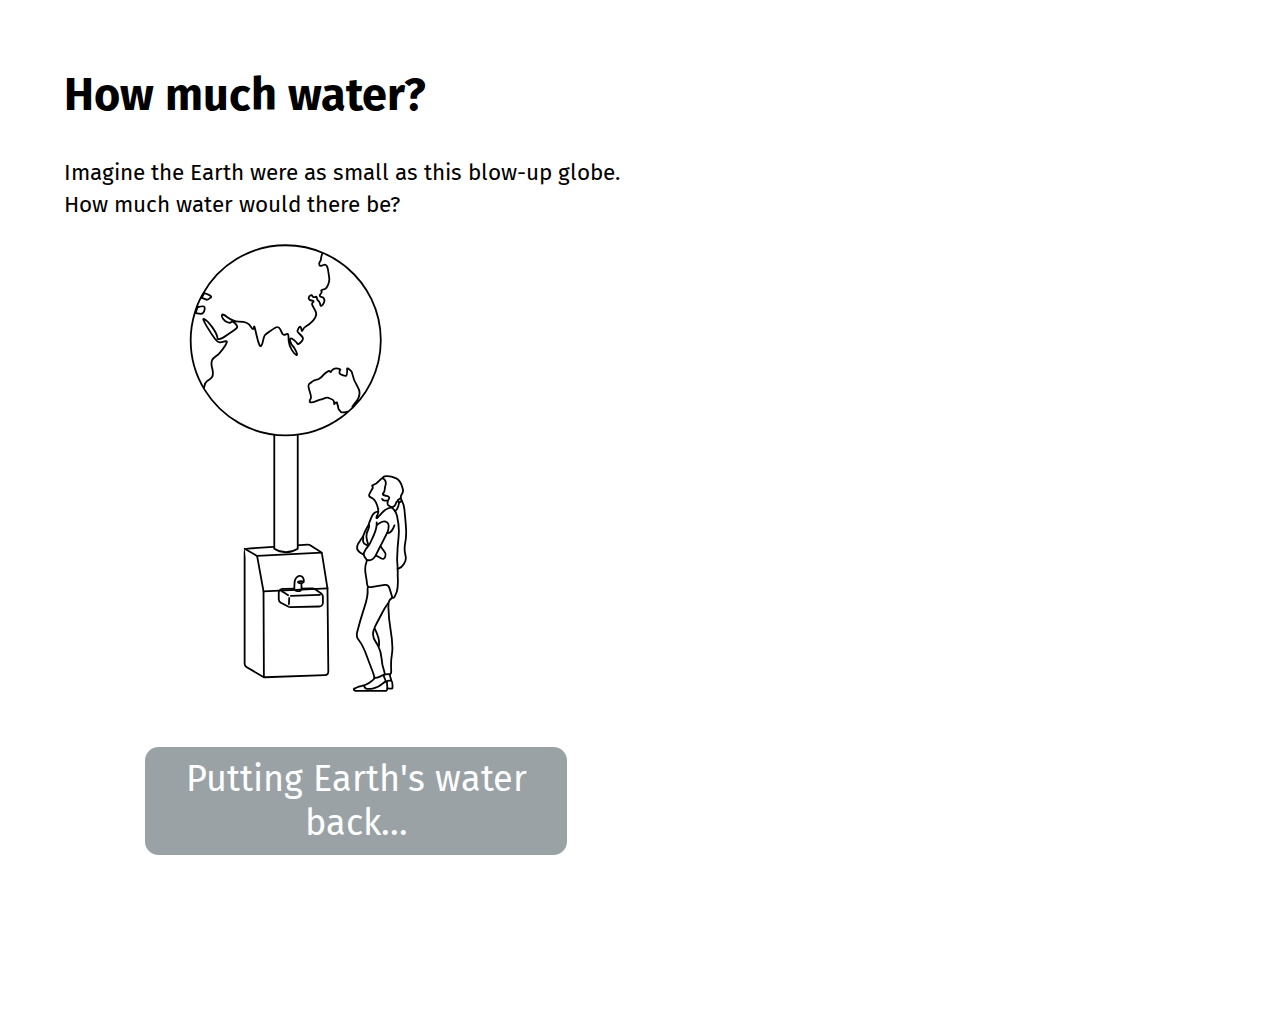
<file: js/ScaleOfWater.html>
<!DOCTYPE html>
<html>

<head>
    <title>Scale of Water</title>
    <!-- import fira sans from googlre fonts -->
    <link rel="preconnect" href="https://fonts.gstatic.com">
    <link href="https://fonts.googleapis.com/css2?family=Fira+Sans:wght@300&display=swap" rel="stylesheet">

    <style>
        body {
            background-color: white;
            font-family: 'Fira Sans', sans-serif;
            font-size: 2.5vh;
            justify-content: left;
            align-items: left;
            height: 100vh;
            margin: 5vw;
            margin-right: 30vw;
            line-height: 1.4;
            /* Adjust this value to change the line spacing */
            overflow: hidden;
            /* Prevent zoom */
            touch-action: none;
            /*prevent any interaction except for touch the button */
            /* prevent selection*/
            user-select: none;
        }

        button {
            font-family: 'Fira Sans', sans-serif;
            font-size: 4vh;
            /* padding: 2vh 4vh; */
            border-radius: 1.5vh;
            height: 3em;
            border: none;
            background-color: #9aa2a6;
            color: white;
            cursor: pointer;
            width: 33vw;
        }

        /* #button {
            width: 22vw;
        }

        #resetButton {
            width: 22vw;
        } */

        #image {
            display: block;
            max-height: 50vh;
            height: auto;
            bottom: 8em;
            /* margin: 10vh; */
        }

        #button-container {
            display: flex;
            justify-content: space-evenly;
            /* gap: 2vw; */
            /* Adjust this value to increase or decrease the gap */
            position: absolute;
            bottom: 5vh;
            width: 100%;
            left: 0;
            right: 0;
            /* padding: 0 5vh; */
        }
    </style>
</head>

<body>
    <h1 id="title">no</h1>
    <p id="text">no</p>
    <img id="image" src="" alt="Page image">
    <div id="button-container">
        <button id="button">no</button>
        <button id="resetButton">Reset</button>
    </div>

    <script>
        const title = document.getElementById('title');
        const text = document.getElementById('text');
        const button = document.getElementById('button');
        const clickColor = '#1be40c';

        const pages = [
            //0   
            { name: 'READY', title: 'How much water?', text: 'Imagine the Earth were as small as this blow-up globe.<br>How much water would there be?', buttonText: 'Get started', buttonColor: clickColor, image: 'welcome.svg', clickable: true, resetVisible: false },


            //1
            { name: 'PRE_FILL', title: 'Try this:', text: 'Look at the model of the Earth. Imagine draining all of its water. Drain the oceans, lakes, ice – even water inside living things like you. How full would the tank be?', buttonText: 'Drain the Earth', command: 'F\n', buttonColor: clickColor, image: 'welcome.svg', clickable: true, resetVisible: true },
            // { title: 'Filling tank...', text: '', buttonText: 'Please wait', command: 'F\n', buttonColor: '#9aa2a6', image: '', clickable: false },
            // 2
            { name: 'PRE_DRIP', title: 'Try this:', text: 'How much water is accessible to humans in lakes, rivers, and groundwater? Put your hand under the sink. That’s the answer!', buttonText: 'Put your hand under sink', buttonColor: '#9aa2a6', image: 'drip.svg', clickable: false, resetVisible: true, incrementCommand: 'X' },
            //3
            { name: 'WGO', title: 'What\'s going on?', text: 'Earth looks like it has plenty of water: its surface is 71% ocean. But the oceans are a thin layer compared to the rest of the planet. If Earth were an apple, the oceans would be as thick as its skin.<br><br>The majority of Earth’s water isn’t drinkable or accessible. Ocean water is too salty. Most freshwater is held in polar ice caps, or deep underground. Humans rely on the tiny amount remaining to meet all of their needs.', buttonText: 'Reset', command: 'R\n', buttonColor: clickColor, image: 'wgo.svg', clickable: true, resetVisible: false },


        ];
        const resetPage = { ...pages[0], name: 'RESET', buttonText: 'Putting Earth\'s water back...', command: '', buttonColor: '#9aa2a6', clickable: false, resetVisible: false, lockout: true, incrementCommand: 'E' };
        const postDripPage = { ...pages[2], name: 'POST_DRIP', buttonText: 'What\'s going on?', command: '', buttonColor: clickColor, clickable: true, resetVisible: false };
        const fillingPage = { ...pages[1], name: 'FILLING', buttonText: 'Draining all Earth\'s water...', command: '', buttonColor: '#9aa2a6', clickable: false, resetVisible: false, lockout: true, incrementCommand: 'F' };
        const fullPage = { ...pages[1], name: 'FULL', buttonText: 'What about fresh water?', buttonColor: clickColor, clickable: true, resetVisible: true };

        //append reset page to pages
        pages.push(resetPage);
        //put post drip page after drip page
        pages.splice(3, 0, postDripPage);
        //put filling page after pre fill page
        pages.splice(2, 0, fillingPage);
        pages.splice(3, 0, fullPage);


        let pageIndex = 0;
        let port;


        let tankStates = [
            { name: 'empty', arduinoCharToEnterState: 'E' },// filliNg command to increment state
            { name: 'filling', arduinoCharToEnterState: 'N' },
            { name: 'full', arduinoCharToEnterState: 'F' },//v for vacating
            { name: 'draining', arduinoCharToEnterState: 'V' }
        ]
        let tankState = tankStates.find(state => state.name === 'full');


        button.addEventListener('click', async () => {
            await incrementPage();
        });

        document.getElementById('resetButton').addEventListener('click', function () {
            reset();
        });

        async function handleReceivedData(data) {
            // console.log(`Received data: ${data}`); // Add this line
            // if (data.includes("\n")) {
            //     //passthru anything that came over the monitor even if it's not a command
            //     console.log(`arduino: ${data}`);
            // }

            // if (pages[pageIndex].incrementCommand) {
            //     console.log('incrementCommand');
            //     if (data.includes(pages[pageIndex].incrementCommand)) {
            //         console.log('incrementing page');
            //         incrementPage();
            //     }
            //     return;
            // }
            //if data includes any of the tankStates commandFromArduinoToIncrement, use them to chaneg tank stat to state +1
            //make an array of tankStates commandFromArduinoToIncrement
            //if data includes uppercase letter, it's a command from arduino
            if (/[A-Z]/.test(data)) {

                let tankStateCommands = tankStates.map(state => state.arduinoCharToEnterState);
                // console.log('all commands' + tankStateCommands)//all commandsE,N,F,V
                if (tankStateCommands.some(command => data.includes(command))) {
                    let newState = tankStates.find(state => data.includes(state.arduinoCharToEnterState));
                    if (newState) {
                        tankState = newState;
                        console.log('Received command: ' + tankState.arduinoCharToEnterState + ', so tank state is now ' + tankState.name);
                        // if (tankState.name == 'filling' || tankState.name == 'empty' || tankState.name == 'draining') {
                        if (pages[pageIndex].incrementCommand) {
                            console.log('incrementCommand');
                            if (data.includes(pages[pageIndex].incrementCommand)) {
                                // console.log('incrementing page from' + pages[pageIndex].name + ' to ' + pages[(pageIndex + 1) % pages.length].name);
                                incrementPage();
                            }
                        }
                        //     incrementPage();
                        // }
                    } else {
                        console.log('Received unknown command: ' + data.trim());
                    }
                }
                if (data.includes('X')) {
                    console.log('Received command: X, drip dropped');
                    if (pages[pageIndex].name == 'PRE_DRIP') {
                        incrementPage();
                    }
                }

            }
        }
        async function incrementPage() {
            resetTimeout();
            let page = pages[pageIndex];
            let newPageIndex = (pageIndex + 1) % pages.length;

            console.info('INCREMENT PAGE page from' + pages[pageIndex].name + ' to ' + pages[newPageIndex].name);
            if (page.command) {
                sendCharOverSerial(page.command);
            }
            pageIndex = newPageIndex
            updatePage();

        }


        function updatePage() {
            console.info('updating page' + pageIndex);
            let page = pages[pageIndex];
            title.innerHTML = page.title;
            text.innerHTML = page.text;
            button.textContent = page.buttonText;
            button.style.backgroundColor = page.buttonColor;
            // button.disabled = !page.clickable;
            image.src = 'svg/' + page.image;
            resetButton.disabled = page.lockout;
            button.disabled = page.lockout;
            document.getElementById('resetButton').style.visibility = page.resetVisible ? 'visible' : 'hidden';

        }

        function sendCharOverSerial(char) {
            if (port) {
                console.info('sending ' + char + ' over serial to arduino');
                const writer = port.writable.getWriter();
                writer.write(new TextEncoder().encode(char));
                writer.releaseLock();
            }
            else {
                console.info('FAILED to send  ' + char + ' over serial');
            }

        }


        async function readLoop(controller) {
            while (true) {
                // console.log('reading');
                const { value, done } = await reader.read();
                if (value) {
                    // console.log('Received:', new TextDecoder().decode(value));
                    handleReceivedData(new TextDecoder().decode(value));
                }
                if (done) {
                    reader.releaseLock();
                    break;
                }
            }
        }
        let timeoutId;

        function resetTimeout() {
            // Clear the existing timeout
            if (timeoutId) {
                clearTimeout(timeoutId);
            }

            // Set a new timeout
            timeoutId = setTimeout(() => {
                console.log('Timeout computer side');
                reset();

            }, 15000); // 55 seconds
        }

        async function reset() {
            // pageIndex = 0;
            console.log('reset function called');
            sendCharOverSerial('R\n');

            if (tankState.name == 'full' || tankState.name == 'filling' || tankState.name == 'draining') {
                console.log('resetting interactive lockout, tank full');
                pageIndex = pages.findIndex(page => page.name == 'RESET');
                await sendCharOverSerial('T\n');
            }
            else {
                console.log('resetting interactive FAST, tank not full');
                pageIndex = pages.findIndex(page => page.name == 'READY');
            }
            updatePage();
        }
        // let port;
        async function setupSerial() {
            // Request port on button click
            button.addEventListener('click', async () => {
                if (!port) {
                    port = await navigator.serial.requestPort();
                }
            });
            // If port is not assigned, try to get available ports
            if (!port) {
                try {
                    console.log('looking for port 0 ...');
                    const ports = await navigator.serial.getPorts();
                    port = ports[0];
                } catch (error) {
                    console.log('No permission to access serial ports. ');
                }
            }
            if (port) {
                console.log('opening port...');
                await port.open({ baudRate: 115200 });
                // Start reading from the serial port
                if (port.readable) {
                    console.log('port ' + port + ' opened');
                    reader = port.readable.getReader();
                    inputStream = new ReadableStream({
                        start(controller) {
                            readLoop(controller);
                        }
                    });
                }
            }
        }


        window.addEventListener('load', async () => {
            // let resetPageIndex = pages.findIndex(page => page.name == 'RESET');
            // title.innerHTML = 'BOOT'//pages[resetPageIndex].title;
            // text.innerHTML = pages[resetPageIndex].text;
            // button.textContent = pages[resetPageIndex].buttonText;
            // button.style.backgroundColor = pages[resetPageIndex].buttonColor;
            // image.src = 'svg/' + pages[resetPageIndex].image;
            // pageIndex = resetPageIndex;
            // updatePage();
            console.log('Page Loaded, looking for ports...');
            //wait for 5000ms
            // setTimeout(() => {
            //     setupSerial();
            // }, 5000);

            setupSerial();

            reset();
        });
    </script>
</body>

</html>
</file>
